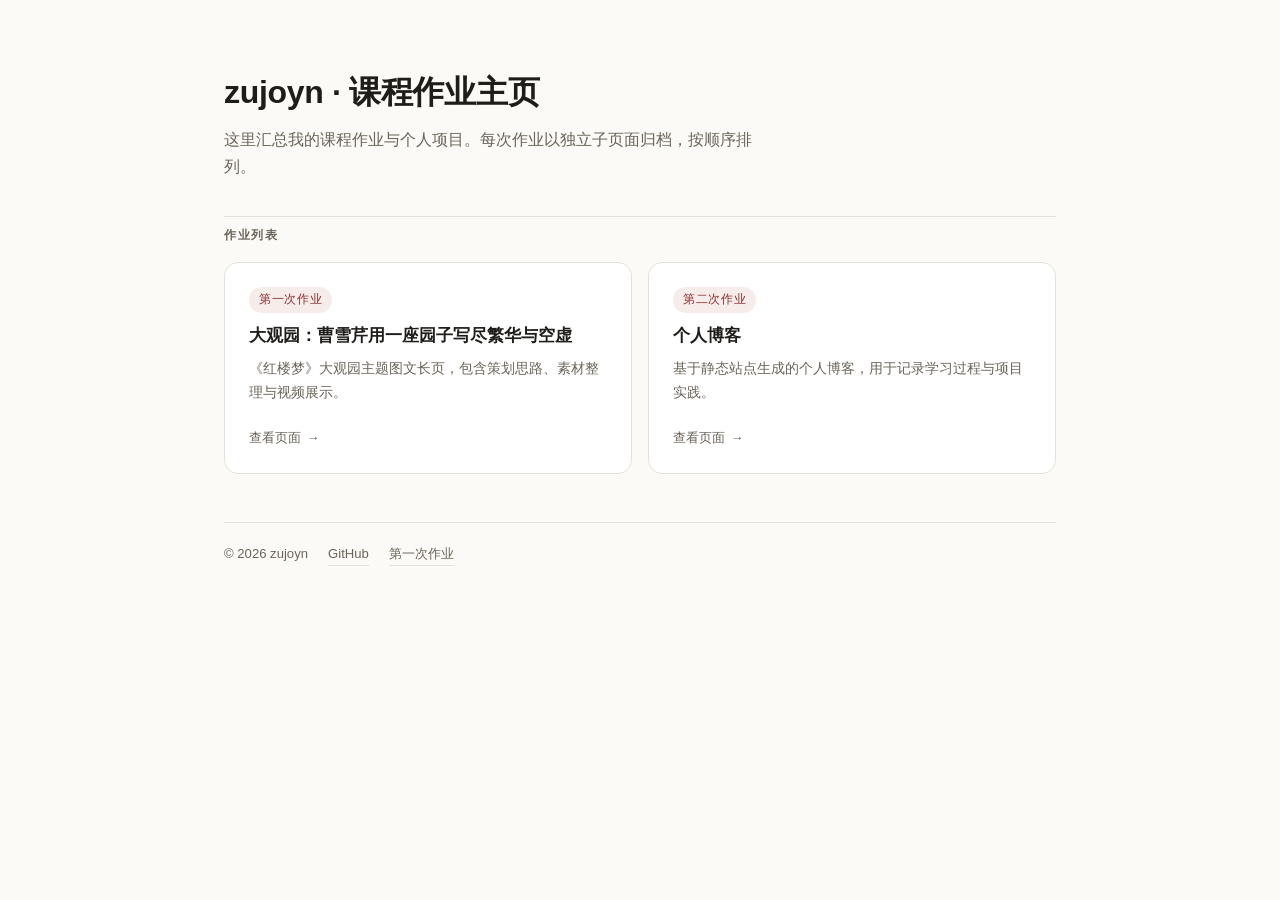
<file: index.html>
<!doctype html>
<html lang="zh-CN">
<head>
  <meta charset="utf-8">
  <meta name="viewport" content="width=device-width, initial-scale=1">
  <title>zujoyn · 课程作业主页</title>
  <meta name="description" content="zujoyn 的课程作业与个人项目汇总。">
  <style>
    :root{
      --bg:#fbfaf7; --card:#ffffff; --ink:#1f1d1a; --sub:#6b6459;
      --line:#e6e1d8; --accent:#8c2f2f; --accent-soft:#f6ece9;
    }
    *{box-sizing:border-box}
    html{-webkit-text-size-adjust:100%}
    body{
      margin:0; background:var(--bg); color:var(--ink);
      font-family:-apple-system,BlinkMacSystemFont,"Segoe UI","PingFang SC","Microsoft YaHei",sans-serif;
      line-height:1.7;
    }
    .wrap{max-width:880px; margin:0 auto; padding:72px 24px 56px}
    header h1{
      margin:0 0 12px; font-size:2rem; letter-spacing:-.01em; line-height:1.3;
    }
    header .lead{margin:0; color:var(--sub); font-size:1rem; max-width:34em}
    .rule{height:1px; background:var(--line); margin:36px 0 8px; border:0}
    h2.section{
      font-size:.78rem; letter-spacing:.14em; text-transform:uppercase;
      color:var(--sub); font-weight:600; margin:0 0 16px;
    }
    .grid{display:grid; gap:16px; grid-template-columns:repeat(2,minmax(0,1fr))}
    .card{
      display:flex; flex-direction:column; gap:8px;
      background:var(--card); border:1px solid var(--line); border-radius:14px;
      padding:24px; text-decoration:none; color:inherit;
      transition:border-color .18s ease, transform .18s ease, box-shadow .18s ease;
    }
    a.card:hover{border-color:#cfc7ba; transform:translateY(-2px); box-shadow:0 8px 24px rgba(31,29,26,.06)}
    .card .tag{
      align-self:flex-start; font-size:.72rem; letter-spacing:.06em;
      color:var(--accent); background:var(--accent-soft);
      border-radius:999px; padding:3px 10px;
    }
    .card h3{margin:2px 0 0; font-size:1.05rem; line-height:1.5}
    .card p{margin:0; color:var(--sub); font-size:.9rem}
    .card .meta{margin-top:auto; padding-top:14px; font-size:.8rem; color:var(--sub); display:flex; align-items:center; gap:6px}
    .card .meta .arrow{transition:transform .18s ease}
    a.card:hover .meta .arrow{transform:translateX(3px)}
    footer{margin-top:48px; padding-top:20px; border-top:1px solid var(--line); font-size:.82rem; color:var(--sub); display:flex; flex-wrap:wrap; gap:8px 20px}
    footer a{color:var(--sub); text-decoration:none; border-bottom:1px solid var(--line)}
    footer a:hover{color:var(--accent); border-bottom-color:var(--accent)}
    @media (max-width:640px){
      .wrap{padding:44px 20px 40px}
      header h1{font-size:1.55rem}
      .grid{grid-template-columns:1fr}
    }
  </style>
</head>
<body>
  <div class="wrap">
    <header>
      <h1>zujoyn · 课程作业主页</h1>
      <p class="lead">这里汇总我的课程作业与个人项目。每次作业以独立子页面归档，按顺序排列。</p>
    </header>

    <hr class="rule">
    <h2 class="section">作业列表</h2>

    <div class="grid">
      <a class="card" href="/assignment1/">
        <span class="tag">第一次作业</span>
        <h3>大观园：曹雪芹用一座园子写尽繁华与空虚</h3>
        <p>《红楼梦》大观园主题图文长页，包含策划思路、素材整理与视频展示。</p>
        <span class="meta">查看页面 <span class="arrow">→</span></span>
      </a>

      <a class="card" href="/assignment2/">
        <span class="tag">第二次作业</span>
        <h3>个人博客</h3>
        <p>基于静态站点生成的个人博客，用于记录学习过程与项目实践。</p>
        <span class="meta">查看页面 <span class="arrow">→</span></span>
      </a>
    </div>

    <footer>
      <span>© 2026 zujoyn</span>
      <a href="https://github.com/zujoyn" target="_blank" rel="noopener">GitHub</a>
      <a href="/assignment1/">第一次作业</a>
    </footer>
  </div>
</body>
</html>
</file>
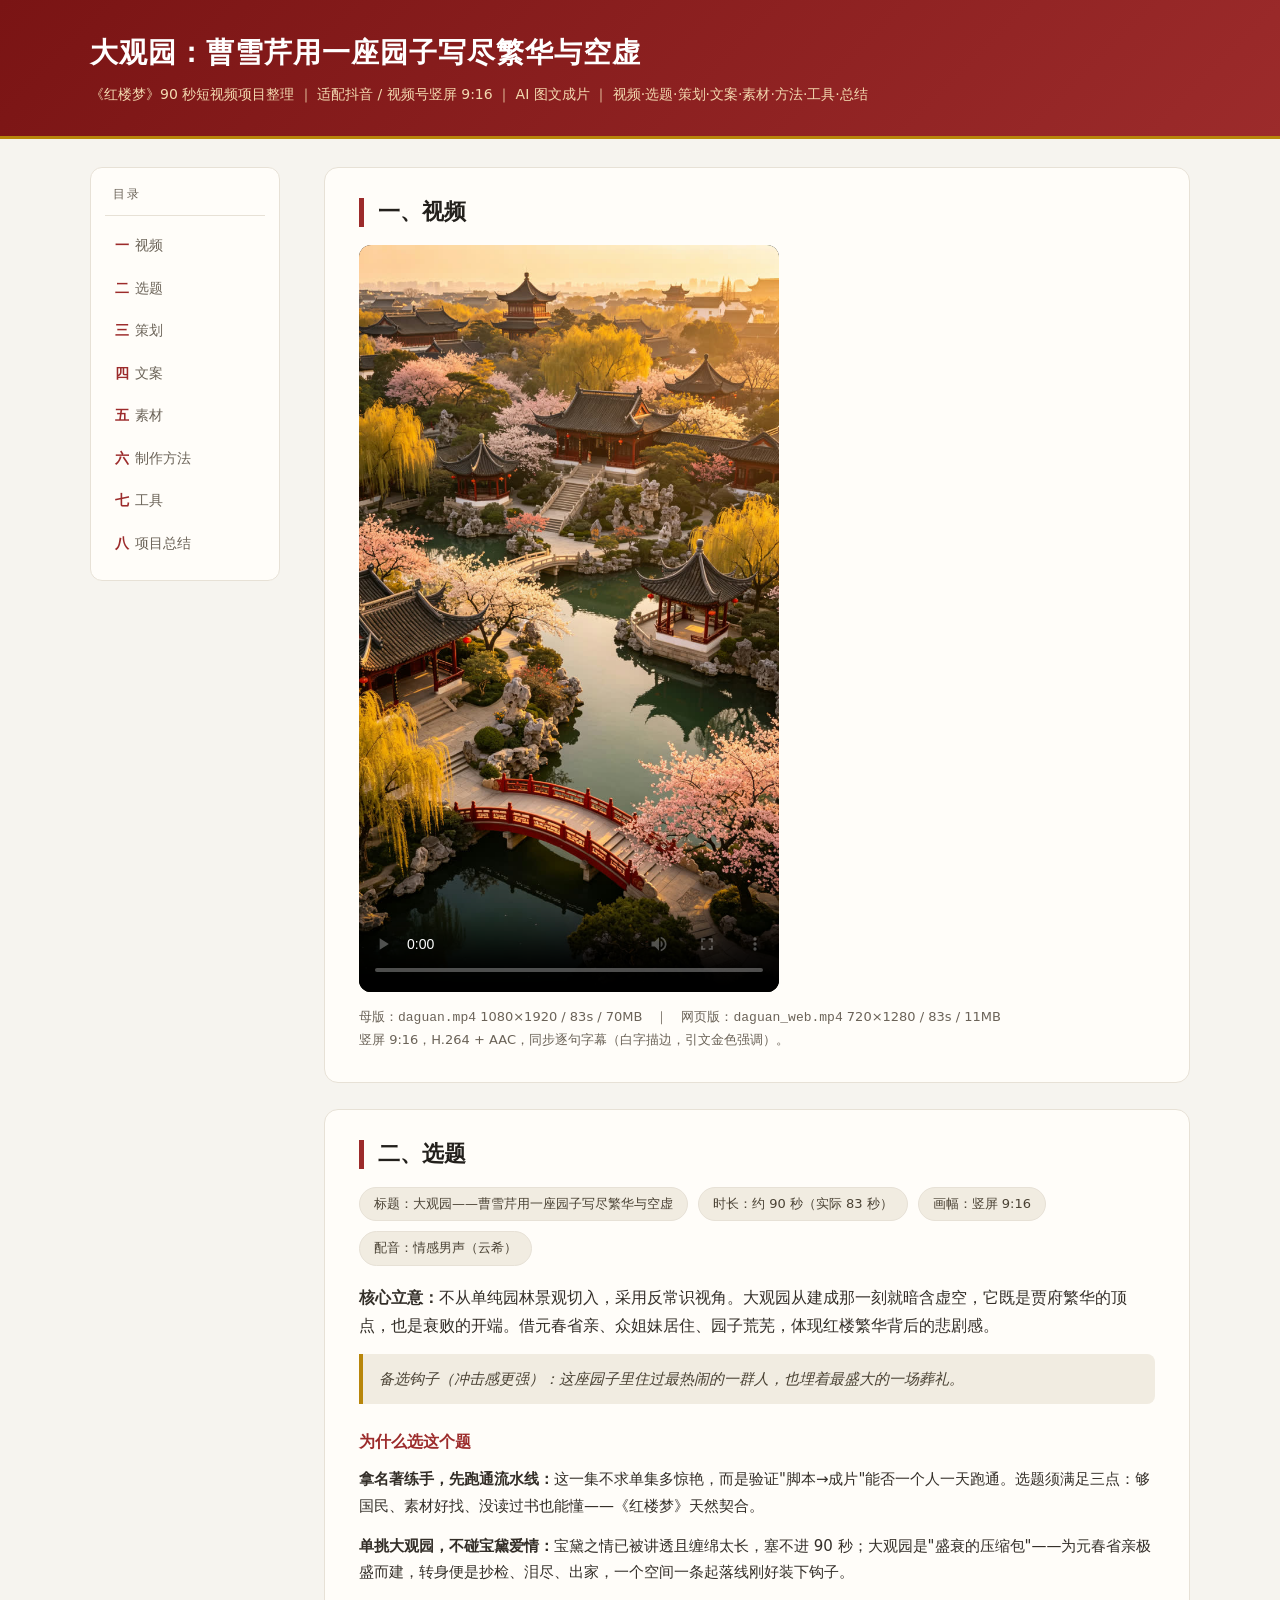
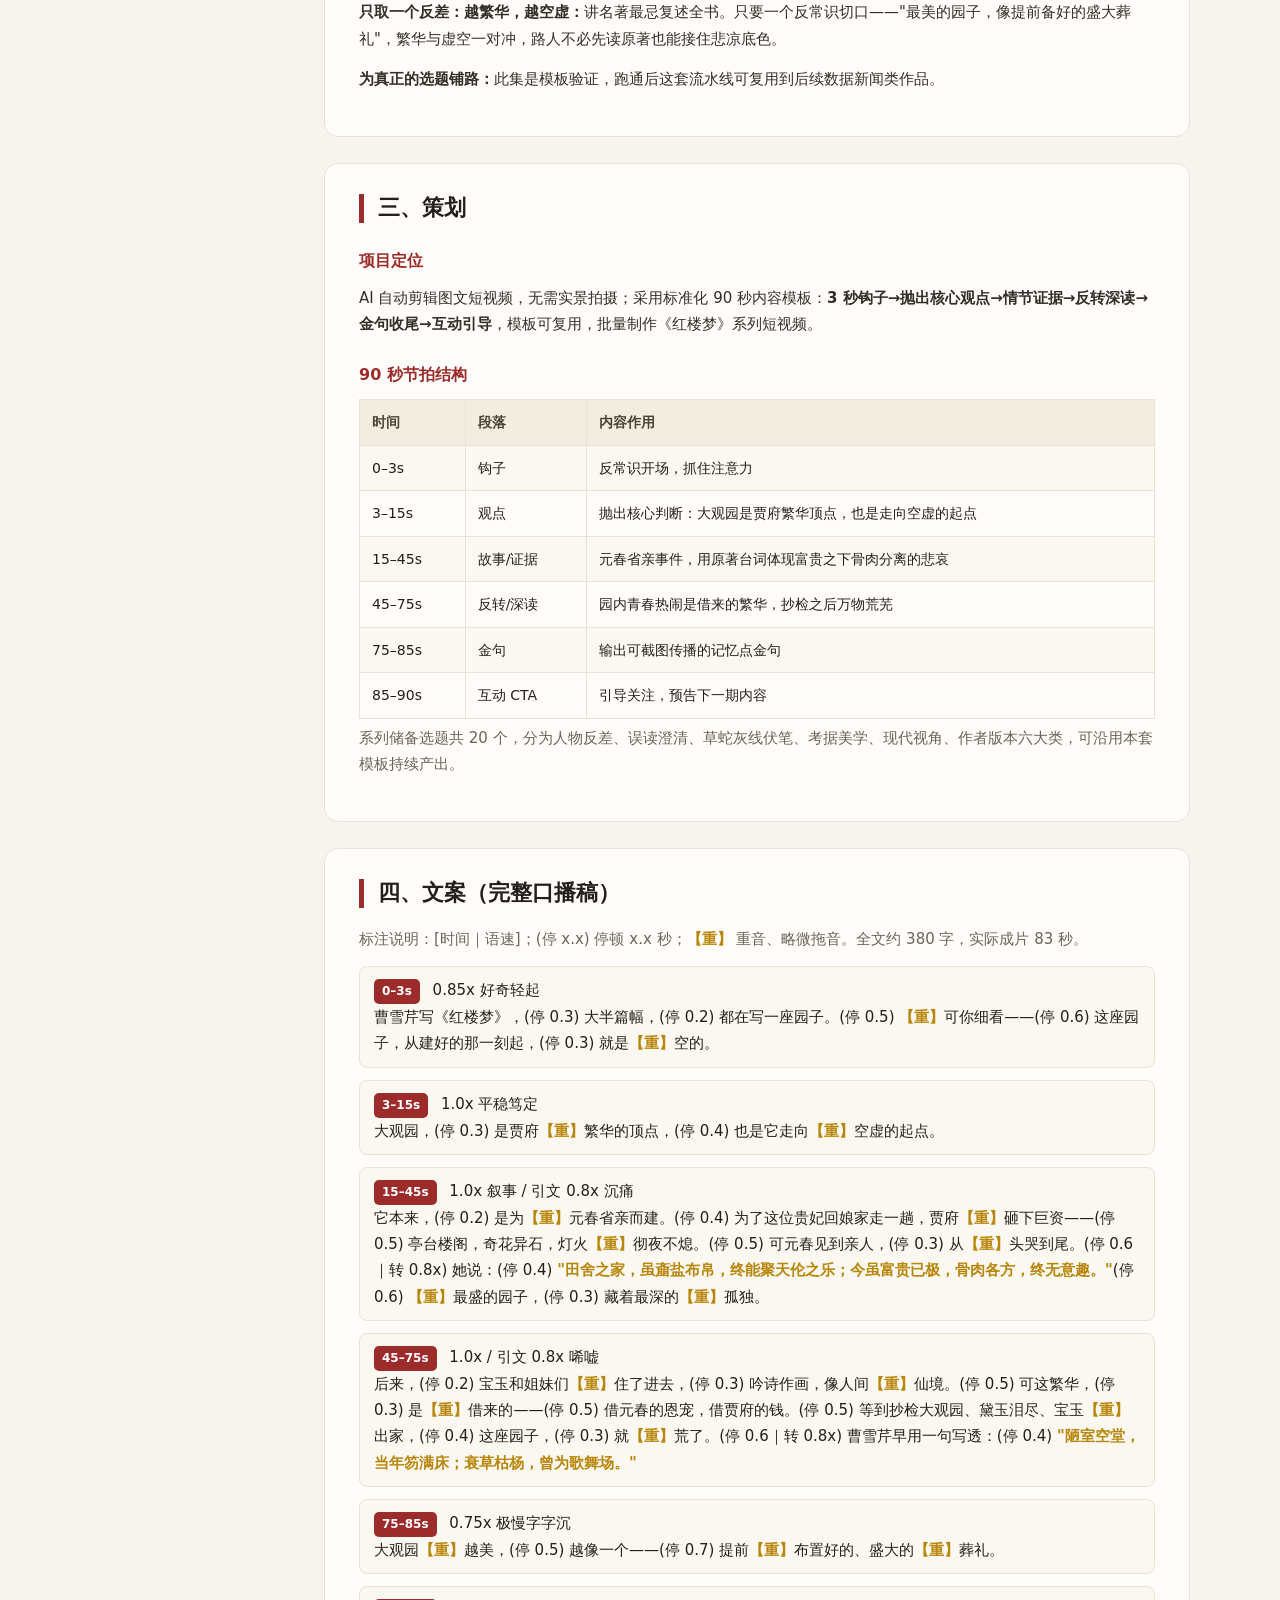
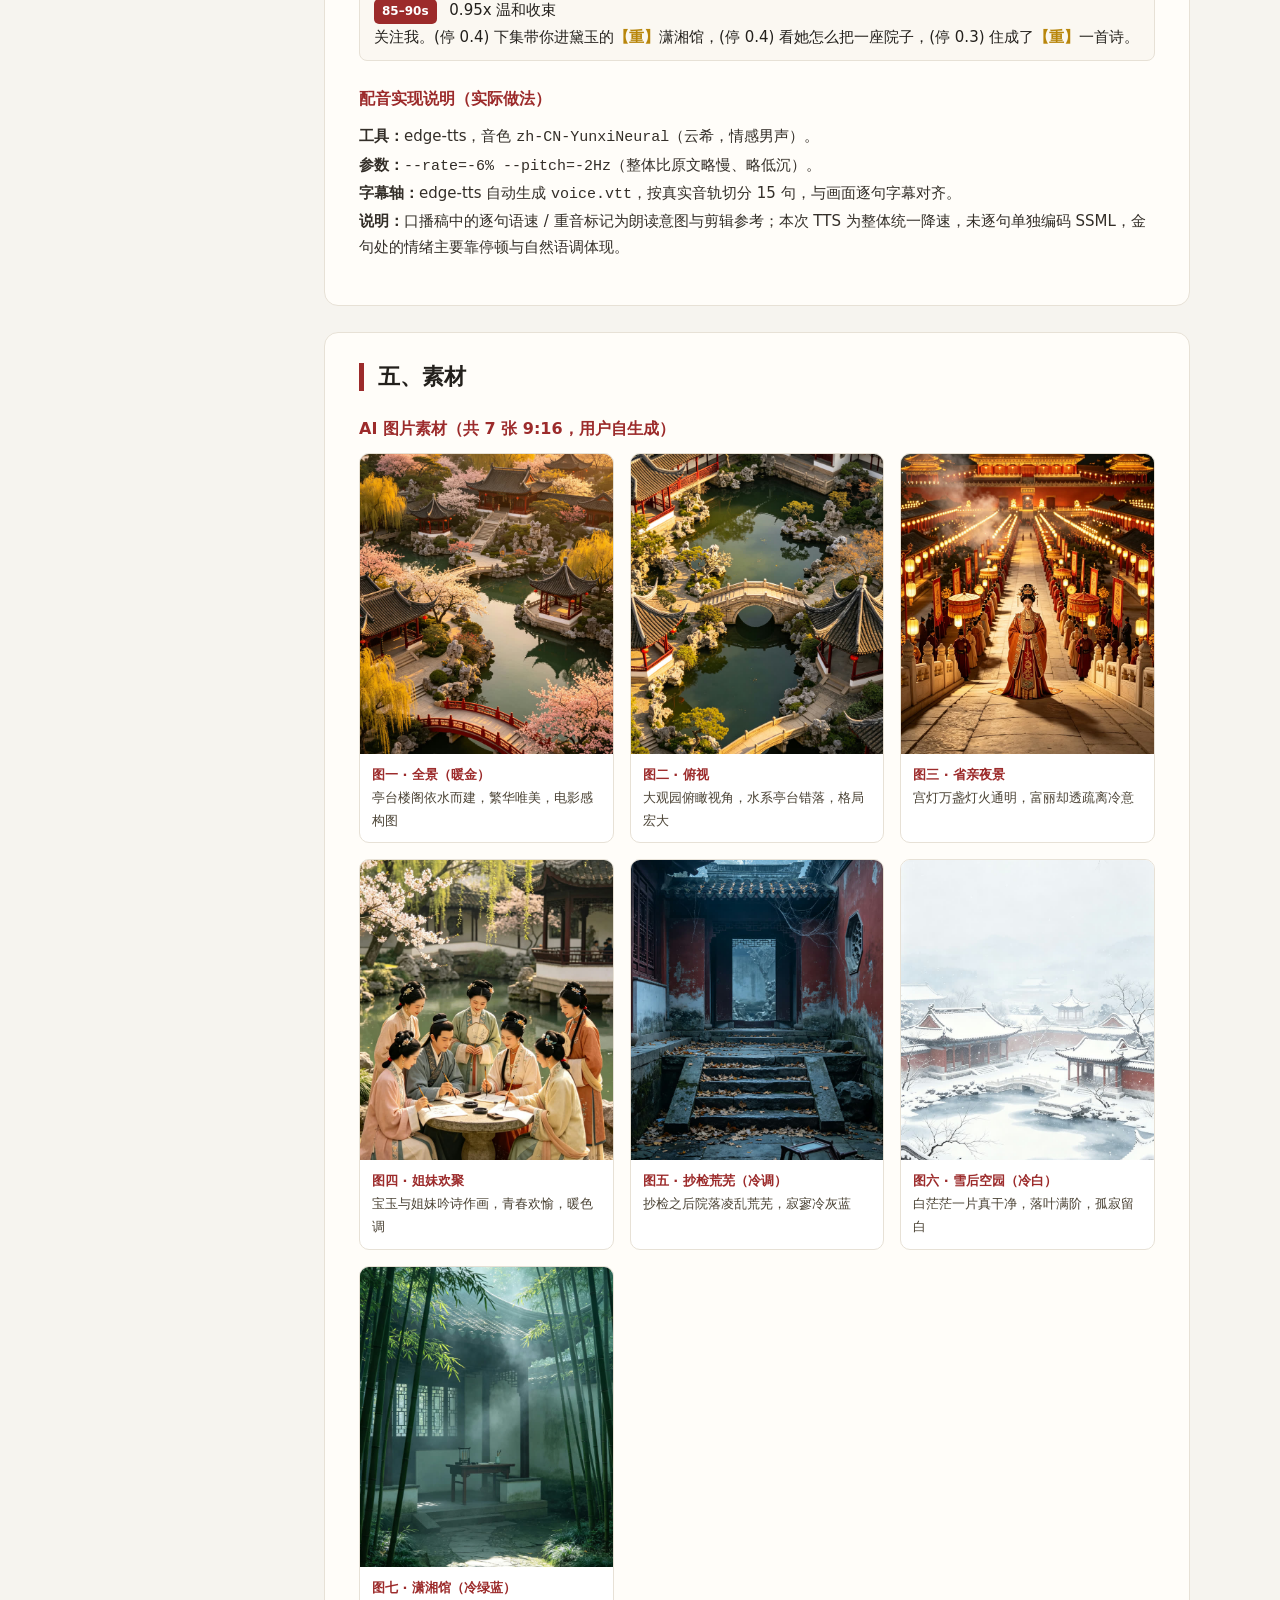
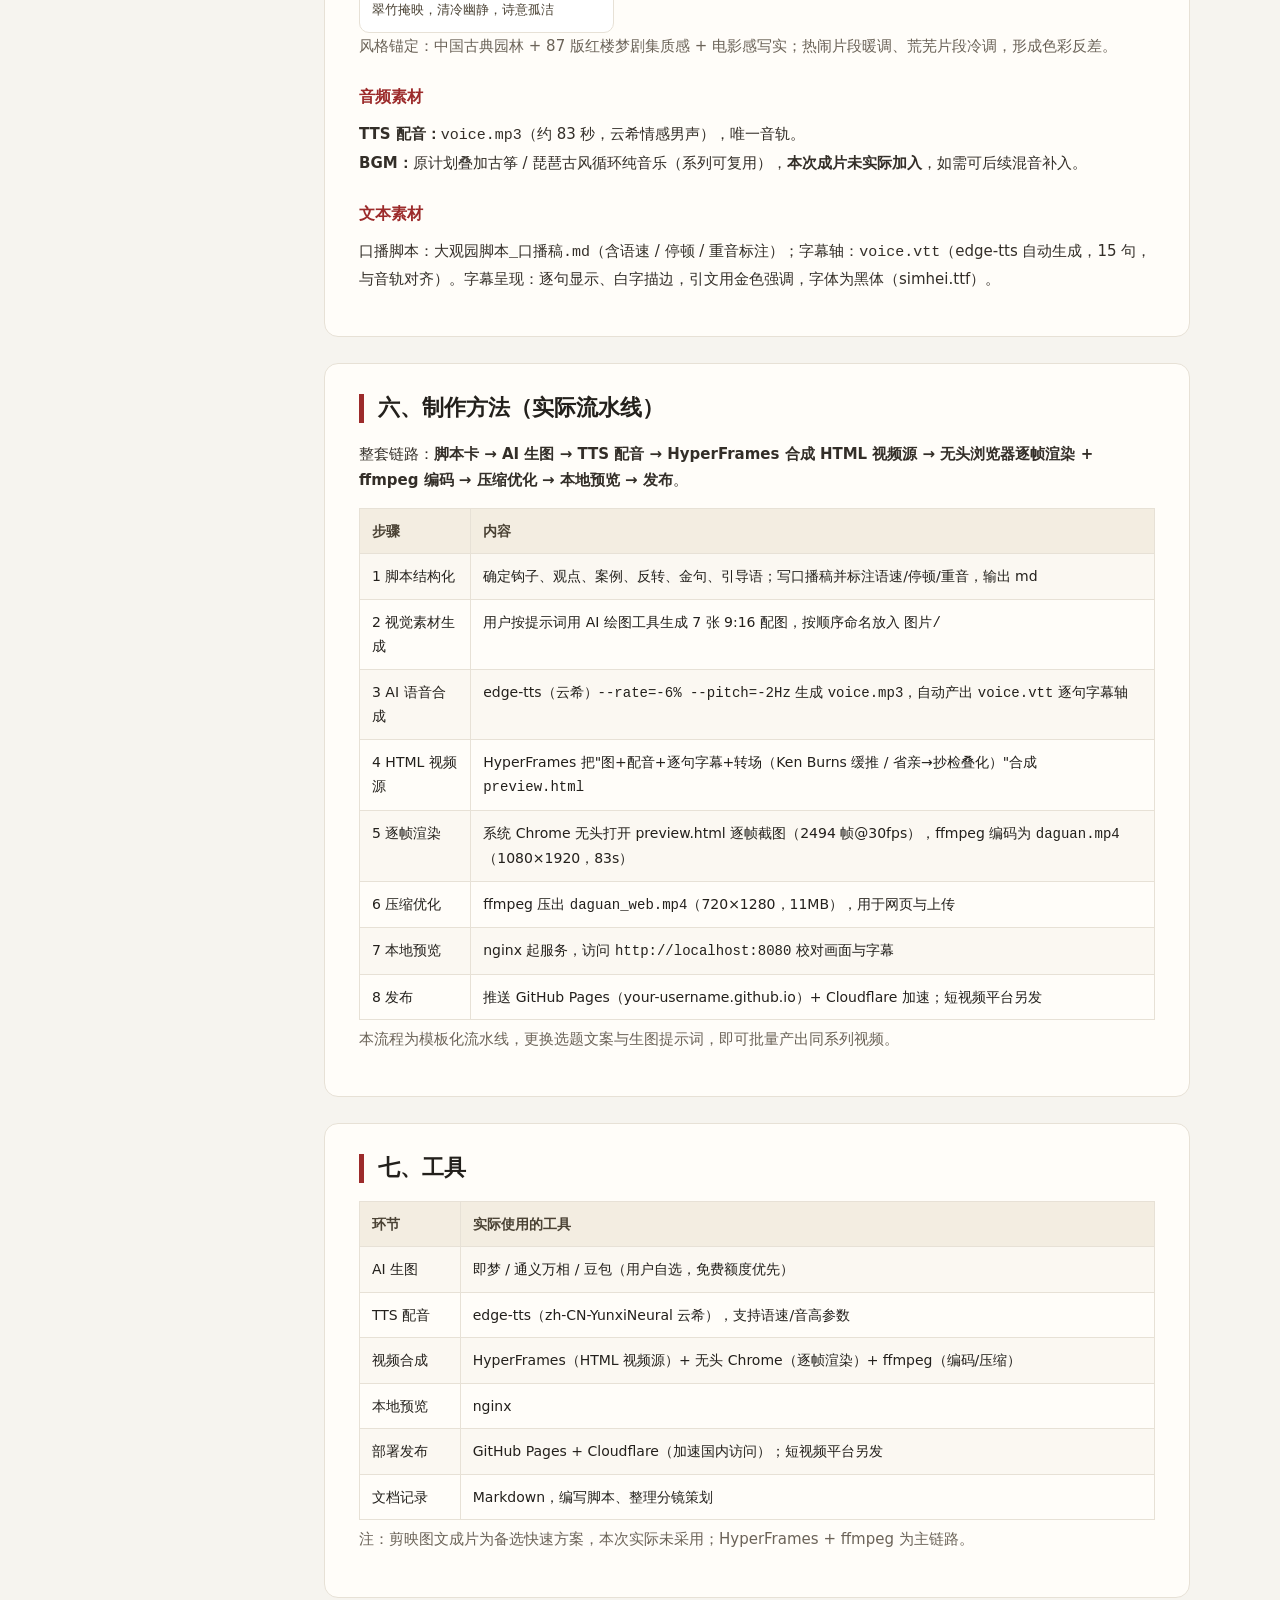
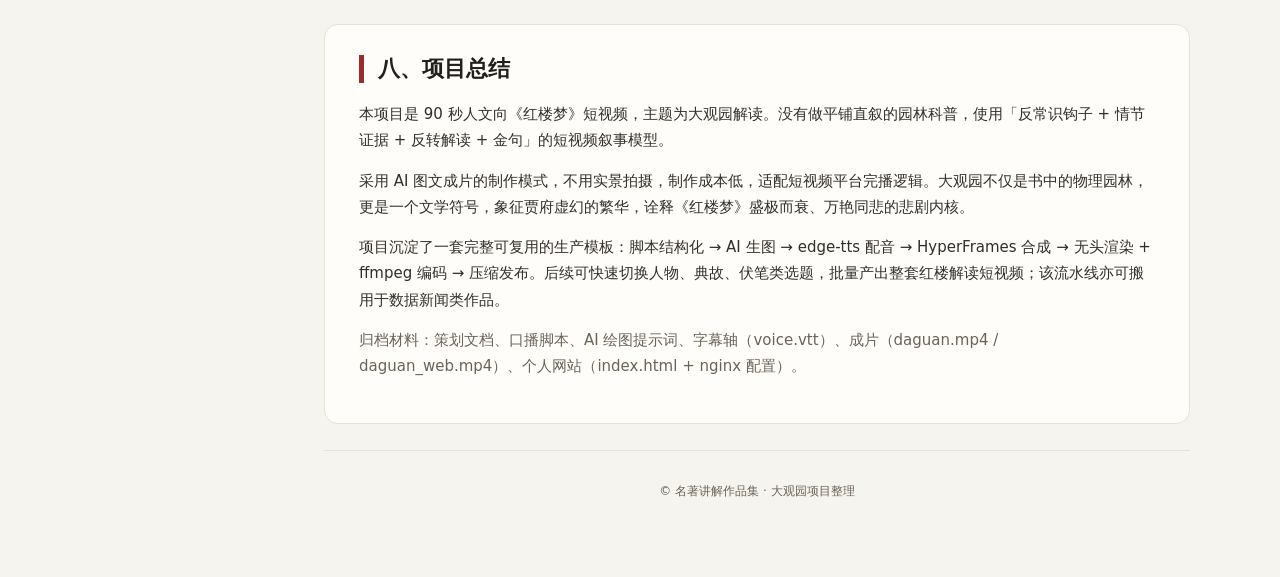
<file: assignment1/index.html>
<!doctype html>
<html lang="zh" data-page-node-id="0gMycEPl22uMqRxDw3cLgp">
<head data-page-node-id="KHSpW5iimHK4dVeKfGJPL6">
  <meta charset="utf-8" data-page-node-id="VtojGVkjkoxAkwWExsc8HH">
  <meta name="viewport" content="width=device-width,initial-scale=1" data-page-node-id="hKyPvRAbJWEVieepEIoC1h">
  <title>大观园：曹雪芹用一座园子写尽繁华与空虚</title>
  <style>
    :root{
      --bg:#f6f4ef; --card:#fffdf9; --ink:#23201c; --sub:#6b6358;
      --line:#e7e1d6; --accent:#9c2b2b; --gold:#b8860b; --chip:#f1ece1;
    }
    *{box-sizing:border-box}
    html{scroll-behavior:smooth}
    body{margin:0;background:var(--bg);color:var(--ink);
      font-family:system-ui,-apple-system,"Microsoft YaHei","PingFang SC",sans-serif;
      line-height:1.75;font-size:15px}
    a{color:inherit;text-decoration:none}

    /* 顶栏 */
    .top{background:linear-gradient(135deg,#7a1414,#9c2b2b);color:#fff;
      padding:34px 0 30px;border-bottom:3px solid var(--gold)}
    .top .box{max-width:1180px;margin:0 auto;padding:0 40px}
    .top h1{margin:0;font-size:28px;letter-spacing:1px;line-height:1.35}
    .top .sub{margin:10px 0 0;color:#f3d9b0;font-size:14px}

    /* 主体 */
    .layout{max-width:1180px;margin:0 auto;padding:0 40px 80px;
      display:flex;gap:44px;align-items:flex-start}

    /* 左侧固定导航 */
    nav{position:sticky;top:24px;flex:0 0 190px;align-self:flex-start;
      background:var(--card);border:1px solid var(--line);border-radius:12px;
      padding:16px 14px;margin-top:28px}
    nav .navtitle{font-size:12px;color:var(--sub);padding:0 8px 10px;
      border-bottom:1px solid var(--line);margin-bottom:8px;letter-spacing:2px}
    nav a{display:block;padding:9px 10px;border-radius:8px;color:var(--sub);
      font-size:14px;transition:.15s}
    nav a:hover{background:var(--chip);color:var(--ink)}
    nav a .n{display:inline-block;width:20px;color:var(--accent);font-weight:700}

    /* 右侧内容 */
    main{flex:1;min-width:0;margin-top:28px}
    section{background:var(--card);border:1px solid var(--line);border-radius:14px;
      padding:30px 34px;margin-bottom:26px;scroll-margin-top:20px}
    section h2{margin:0 0 18px;font-size:22px;padding-left:14px;
      border-left:5px solid var(--accent);line-height:1.3}
    section h3{font-size:16px;margin:24px 0 10px;color:var(--accent)}
    p{margin:0 0 14px;color:#332e28}
    .muted{color:var(--sub)}
    .lead{font-size:16px}
    .hook{background:var(--chip);border-left:4px solid var(--gold);
      padding:12px 16px;border-radius:0 8px 8px 0;color:#4a4234;font-style:italic}

    /* 信息行 */
    .meta{display:flex;flex-wrap:wrap;gap:10px;margin:6px 0 18px}
    .meta .chip{background:var(--chip);border:1px solid var(--line);
      border-radius:20px;padding:5px 14px;font-size:13px;color:#4a4234}

    /* 表格 */
    table{width:100%;border-collapse:collapse;margin:8px 0 6px;font-size:14px}
    th,td{border:1px solid var(--line);padding:10px 12px;text-align:left;vertical-align:top}
    th{background:#f3ede1;color:#4a4234;font-weight:600}
    tr:nth-child(even) td{background:#fbf8f2}

    /* 口播稿 */
    .line{margin:0 0 12px;padding:10px 14px;background:#fbf8f2;
      border:1px solid var(--line);border-radius:8px}
    .line .t{display:inline-block;font-size:12px;color:#fff;background:var(--accent);
      border-radius:5px;padding:2px 8px;margin-right:8px;font-weight:600}
    .line .sp{font-size:12px;color:var(--gold);margin-left:6px}
    .em{color:var(--gold);font-weight:700}

    /* 图片网格 */
    .grid{display:grid;grid-template-columns:repeat(3,1fr);gap:16px;margin-top:10px}
    .grid figure{margin:0;background:#fff;border:1px solid var(--line);
      border-radius:10px;overflow:hidden}
    .grid img{width:100%;height:300px;object-fit:cover;display:block}
    .grid figcaption{padding:10px 12px;font-size:13px;color:#4a4234}
    .grid figcaption b{color:var(--accent)}

    /* 视频 */
    .player{background:#000;border-radius:12px;overflow:hidden;max-width:420px}
    .player video{width:100%;display:block}
    .specs{margin-top:14px;color:var(--sub);font-size:13px}

    footer{text-align:center;color:var(--sub);font-size:12px;
      padding:30px 0 10px;border-top:1px solid var(--line);margin-top:10px}

    @media(max-width:900px){
      .layout{flex-direction:column;padding:0 18px 60px}
      nav{position:static;flex:none;width:100%;margin-top:20px}
      .grid{grid-template-columns:repeat(2,1fr)}
      .top .box,.layout{padding-left:18px;padding-right:18px}
    }
    @media(max-width:560px){.grid{grid-template-columns:1fr}}
  </style>
</head>
<body data-page-node-id="8COjeQtvG66gVaw2eVfYqE">
  <div class="top" data-page-node-id="XF53yRahsEXB33FzEyhvrF">
    <div class="box" data-page-node-id="xOdSWzHcllwZ5HzgGKLzu2">
      <h1 data-page-node-id="NT1y7Eiyjsw1QbQ4rbyaJR">大观园：曹雪芹用一座园子写尽繁华与空虚</h1>
      <p class="sub" data-page-node-id="iy7TVjR6O9oml1F3cVBBlE">《红楼梦》90 秒短视频项目整理 ｜ 适配抖音 / 视频号竖屏 9:16 ｜ AI 图文成片 ｜ 视频·选题·策划·文案·素材·方法·工具·总结</p>
    </div>
  </div>

  <div class="layout" data-page-node-id="gPXf93bKAvqqPjWk3eeyLg">
    <!-- 左侧固定导航 -->
    <nav data-page-node-id="V3b78wulqkdMqVpENM6HiF">
      <div class="navtitle" data-page-node-id="FvnSgMtX0OZO6jER1087TZ">目录</div>
      <a href="#shipin" data-page-node-id="ltAyOqfrm46xUleQcEpo7s"><span class="n" data-page-node-id="dN6Z62tShNBCpn2iAayEFn">一</span>视频</a>
      <a href="#xuan" data-page-node-id="phfPtDCDPdytHqV8TinOEE"><span class="n" data-page-node-id="0ejKa7ALZeRE5JH6X1P2ET">二</span>选题</a>
      <a href="#cehua" data-page-node-id="VJ9HONyUZN9lV7mMlLnn8G"><span class="n" data-page-node-id="EIXatJtlyZvqp2XVb0zzee">三</span>策划</a>
      <a href="#wenan" data-page-node-id="FyOfWNjvSicbEFFzKXlw8I"><span class="n" data-page-node-id="PqthArzpEf7wsYhaQKzhKc">四</span>文案</a>
      <a href="#sucai" data-page-node-id="FWMjet2CXlEhrMFn7Sow54"><span class="n" data-page-node-id="bDjU3tERKSz5AujKv3EVP7">五</span>素材</a>
      <a href="#fangfa" data-page-node-id="qpt7W8xeMPAlQNR1f7j7bk"><span class="n" data-page-node-id="dmdn1ORu3us67YBo78pxVi">六</span>制作方法</a>
      <a href="#gongju" data-page-node-id="X284yAcgtYLuSAYBxEBpfW"><span class="n" data-page-node-id="Ynfz9N8BLwrVWhGDBIu39e">七</span>工具</a>
      <a href="#zongjie" data-page-node-id="IcV61jntYvb0yXe3Fso3yh"><span class="n" data-page-node-id="Vu6027qO9RE6ls2CGi6D9c">八</span>项目总结</a>
    </nav>

    <!-- 右侧内容 -->
    <main data-page-node-id="31kUTQD8HLqngM3meLGMq2">
      <!-- 一、视频（置顶） -->
      <section id="shipin" data-page-node-id="SwM9RLmPE92fswyJ8L69N8">
        <h2 data-page-node-id="3EMAhX5XbCLYx8V0zdBefS">一、视频</h2>
        <div class="player" data-page-node-id="v8NHbLxFrZaAdaMPRSs1Ns">
          <video src="daguan_web.mp4" controls poster="图一.jpg" data-page-node-id="VKmJksTiFdK2uqWv9sZyEX"></video>
        </div>
        <div class="specs" data-page-node-id="0UXPfEOGMLgqiJ2gsMzpBE">
          母版：<code data-page-node-id="1hdkQNii1lKLGxxf0nv2CX">daguan.mp4</code> 1080×1920 / 83s / 70MB　｜　网页版：<code data-page-node-id="7aBw9IavVwIj3GwXCrcmw0">daguan_web.mp4</code> 720×1280 / 83s / 11MB<br data-page-node-id="C3TGl68ucCnPAaavi0nKAF">
          竖屏 9:16，H.264 + AAC，同步逐句字幕（白字描边，引文金色强调）。
        </div>
      </section>

      <!-- 二、选题 -->
      <section id="xuan" data-page-node-id="slXj4ROxMMbtpWF8VoifXX">
        <h2 data-page-node-id="FMbEQtKAwM4C7EVo5E29QH">二、选题</h2>
        <div class="meta" data-page-node-id="JgqPr78LBcVHIMmXGpvh81">
          <span class="chip" data-page-node-id="TuOToQHC2WkjErhiyHM78H">标题：大观园——曹雪芹用一座园子写尽繁华与空虚</span>
          <span class="chip" data-page-node-id="LtJraCF07EUv546FWMmFi8">时长：约 90 秒（实际 83 秒）</span>
          <span class="chip" data-page-node-id="a4cqXSvBGbSAUSkw3PcfFe">画幅：竖屏 9:16</span>
          <span class="chip" data-page-node-id="6xS6ZePUPzh2As8d2SLGo2">配音：情感男声（云希）</span>
        </div>
        <p class="lead" data-page-node-id="QRxAtCyLAOyUjaC5PWdHIa"><b data-page-node-id="hiGqpd3plu1Qr6dfsgtpJe">核心立意：</b>不从单纯园林景观切入，采用反常识视角。大观园从建成那一刻就暗含虚空，它既是贾府繁华的顶点，也是衰败的开端。借元春省亲、众姐妹居住、园子荒芜，体现红楼繁华背后的悲剧感。</p>
        <div class="hook" data-page-node-id="b4b3SX2L2lQNMcE4B6tvNM">备选钩子（冲击感更强）：这座园子里住过最热闹的一群人，也埋着最盛大的一场葬礼。</div>

        <h3 data-page-node-id="avP7OUr4mwf6eb58vY96BP">为什么选这个题</h3>
        <p data-page-node-id="62Fuef0CSQumyGgW9isG6y"><b data-page-node-id="04F0buco6zLqfHhQaVoz07">拿名著练手，先跑通流水线：</b>这一集不求单集多惊艳，而是验证"脚本→成片"能否一个人一天跑通。选题须满足三点：够国民、素材好找、没读过书也能懂——《红楼梦》天然契合。</p>
        <p data-page-node-id="0I3ARIFIOR7ZjEGwwyhHZJ"><b data-page-node-id="PMtRztn58iUUfQAvxoxqLM">单挑大观园，不碰宝黛爱情：</b>宝黛之情已被讲透且缠绵太长，塞不进 90 秒；大观园是"盛衰的压缩包"——为元春省亲极盛而建，转身便是抄检、泪尽、出家，一个空间一条起落线刚好装下钩子。</p>
        <p data-page-node-id="S5xX03uNKk0WZ7x1MxPZxt"><b data-page-node-id="JsupPghd1A3dTGGG7xfv3G">只取一个反差：越繁华，越空虚：</b>讲名著最忌复述全书。只要一个反常识切口——"最美的园子，像提前备好的盛大葬礼"，繁华与虚空一对冲，路人不必先读原著也能接住悲凉底色。</p>
        <p data-page-node-id="uAlCBCZvZdrVBpfK0FpmTM"><b data-page-node-id="fhi6Ry1FIBKAbC6aLw7qLf">为真正的选题铺路：</b>此集是模板验证，跑通后这套流水线可复用到后续数据新闻类作品。</p>
      </section>

      <!-- 三、策划 -->
      <section id="cehua" data-page-node-id="kx76ARmm35YtiDLXs0bWfD">
        <h2 data-page-node-id="MddLmO9jvSMK7F2awTauOr">三、策划</h2>
        <h3 data-page-node-id="xlU0TAEkuHKelikPsG4rFB">项目定位</h3>
        <p data-page-node-id="brvaDOHvWG1bQwEwLDdz4P">AI 自动剪辑图文短视频，无需实景拍摄；采用标准化 90 秒内容模板：<b data-page-node-id="A0PLiaNhVxjB9CAO6MkGha">3 秒钩子→抛出核心观点→情节证据→反转深读→金句收尾→互动引导</b>，模板可复用，批量制作《红楼梦》系列短视频。</p>
        <h3 data-page-node-id="O5MIpDsqPCda9eP0Qie4qr">90 秒节拍结构</h3>
        <table data-page-node-id="o5FnbPSXbztilCtVbIsN0K">
          <tr data-page-node-id="b7rKnOl3jl4fAeZjlKH8Zy"><th data-page-node-id="HK5AXEiKiRDIGPhUNjFe0u">时间</th><th data-page-node-id="dbsE4FcQ4OsY4gxNfObDGW">段落</th><th data-page-node-id="EqvhnFuqPPnH55dEx8IYo4">内容作用</th></tr>
          <tr data-page-node-id="7YGCUpKYmXOxyoqyDbUdbX"><td data-page-node-id="uAgePNKMX6Nd6Av0t8lLRk">0–3s</td><td data-page-node-id="ZeT4AT7ZXBQC8aLWZM3oVT">钩子</td><td data-page-node-id="15duONNRLqGMYlcrl6D3Vm">反常识开场，抓住注意力</td></tr>
          <tr data-page-node-id="5C67G0of5mluSgp4300LPE"><td data-page-node-id="hQB0R0raObEEVtePyF02GR">3–15s</td><td data-page-node-id="qe56j3UBPHmtaeHaSpIe0R">观点</td><td data-page-node-id="SynemeOAGITqT68zwtaVvy">抛出核心判断：大观园是贾府繁华顶点，也是走向空虚的起点</td></tr>
          <tr data-page-node-id="5sGlooyI2vk4Z2mBQmG7HN"><td data-page-node-id="1YSAZI4OnRduwTDCeLgRdC">15–45s</td><td data-page-node-id="Fh0oIID5N3rkZvszLzNgVi">故事/证据</td><td data-page-node-id="Ta0vscGHontX0is1JOlq6U">元春省亲事件，用原著台词体现富贵之下骨肉分离的悲哀</td></tr>
          <tr data-page-node-id="xJcd7a3HGEmMalEjwnzL40"><td data-page-node-id="GgVgqgmCnYISCCkywzBuq9">45–75s</td><td data-page-node-id="HFLLqvBC2vWHbj15ByA6kw">反转/深读</td><td data-page-node-id="mqFsHPHF98kiTmU3gFsWQg">园内青春热闹是借来的繁华，抄检之后万物荒芜</td></tr>
          <tr data-page-node-id="4Rt3oZdBvdLfInd2prWRW3"><td data-page-node-id="wmcftYCESDcrSnm4olUkai">75–85s</td><td data-page-node-id="yMWAMDPf8zIFjVg6iMYnoy">金句</td><td data-page-node-id="HDHhGWibbZz7u8uvTB4qBG">输出可截图传播的记忆点金句</td></tr>
          <tr data-page-node-id="oOBzzkL6qNVQiXPniainON"><td data-page-node-id="TWZWnMREwdokmA2YcPWICC">85–90s</td><td data-page-node-id="F9p0Pa8efZALd4pvnDlZXE">互动 CTA</td><td data-page-node-id="4oYUErfJUT2aJVB7qafNSC">引导关注，预告下一期内容</td></tr>
        </table>
        <p class="muted" data-page-node-id="WeqEnnAMT6OpJEbYrQjLp3">系列储备选题共 20 个，分为人物反差、误读澄清、草蛇灰线伏笔、考据美学、现代视角、作者版本六大类，可沿用本套模板持续产出。</p>
      </section>

      <!-- 四、文案 -->
      <section id="wenan" data-page-node-id="vrXTx2IGKG20FZnxFw7rFu">
        <h2 data-page-node-id="qhj67FCiWbLsFikWiUmwSf">四、文案（完整口播稿）</h2>
        <p class="muted" data-page-node-id="t74wkYSYXWrZJAN8PT7AeD">标注说明：<span class="sp" data-page-node-id="IvE7j0HzixbogHgvnZtbUG">[时间｜语速]</span>；<span class="sp" data-page-node-id="0TezPVXcKxCQPT7Ya9DMen">(停 x.x)</span> 停顿 x.x 秒；<span class="em" data-page-node-id="J8tFm3MSwYPAh5q2NVALJc">【重】</span> 重音、略微拖音。全文约 380 字，实际成片 83 秒。</p>

        <div class="line" data-page-node-id="Gb305lR1mSj4gx2CEODxAC"><span class="t" data-page-node-id="RvUt1RwPeH2ZxluRtSVKDk">0–3s</span> 0.85x 好奇轻起<br data-page-node-id="xWPwQWf6xMQEw7u7ici9Hb">曹雪芹写《红楼梦》，(停 0.3) 大半篇幅，(停 0.2) 都在写一座园子。(停 0.5) <span class="em" data-page-node-id="ecHAhoqaASv06V9ioPF29y">【重】</span>可你细看——(停 0.6) 这座园子，从建好的那一刻起，(停 0.3) 就是<span class="em" data-page-node-id="lR2Bifx3h5B3FNimdMHd6X">【重】</span>空的。</div>
        <div class="line" data-page-node-id="Bbyte1poAXkfQkafP6nL9G"><span class="t" data-page-node-id="ZlJeMmrkyXeIRrG0x8SW5T">3–15s</span> 1.0x 平稳笃定<br data-page-node-id="Cp3nG9ViyLcWVSifdeJTAr">大观园，(停 0.3) 是贾府<span class="em" data-page-node-id="ftvzqZsgQDOjfTgo5r7cBc">【重】</span>繁华的顶点，(停 0.4) 也是它走向<span class="em" data-page-node-id="gKdVlbC1rgDItOstKxffMQ">【重】</span>空虚的起点。</div>
        <div class="line" data-page-node-id="WUz17zwGOJ4auIe92hQ0VF"><span class="t" data-page-node-id="IHjojox1KZkNPjLboqMnHa">15–45s</span> 1.0x 叙事 / 引文 0.8x 沉痛<br data-page-node-id="hUqZXB6PmXKDBYqtBzDRIr">它本来，(停 0.2) 是为<span class="em" data-page-node-id="38dO2hBHxi7m3wFgZ33JQc">【重】</span>元春省亲而建。(停 0.4) 为了这位贵妃回娘家走一趟，贾府<span class="em" data-page-node-id="kEcgwdE4SmfB213HysaoMH">【重】</span>砸下巨资——(停 0.5) 亭台楼阁，奇花异石，灯火<span class="em" data-page-node-id="RqkLD0GbYmBur5ECIlcHBy">【重】</span>彻夜不熄。(停 0.5) 可元春见到亲人，(停 0.3) 从<span class="em" data-page-node-id="shc7fGcnHrjGHspM86ZiHy">【重】</span>头哭到尾。(停 0.6｜转 0.8x) 她说：(停 0.4) <span class="em" data-page-node-id="l6ez7j0N2KX5yeHpqp5YDE">"田舍之家，虽齑盐布帛，终能聚天伦之乐；今虽富贵已极，骨肉各方，终无意趣。"</span>(停 0.6) <span class="em" data-page-node-id="1ijvlj9YVmkIPhoDBIlZvL">【重】</span>最盛的园子，(停 0.3) 藏着最深的<span class="em" data-page-node-id="D2uezmg9f3leV1ijWgKwLn">【重】</span>孤独。</div>
        <div class="line" data-page-node-id="egFsQjFX15C6EgT5FVYMO3"><span class="t" data-page-node-id="u4fu9ldTFb6WG4kEHS8b2U">45–75s</span> 1.0x / 引文 0.8x 唏嘘<br data-page-node-id="bSBPLGB6TBxwfQRXgEbxWg">后来，(停 0.2) 宝玉和姐妹们<span class="em" data-page-node-id="UNO1wD1T8dQSdTYpI6TN4p">【重】</span>住了进去，(停 0.3) 吟诗作画，像人间<span class="em" data-page-node-id="Ea7ndPlFttAXYyVggv8TKd">【重】</span>仙境。(停 0.5) 可这繁华，(停 0.3) 是<span class="em" data-page-node-id="Rzb5CTI1mX0JoDToi7B5h5">【重】</span>借来的——(停 0.5) 借元春的恩宠，借贾府的钱。(停 0.5) 等到抄检大观园、黛玉泪尽、宝玉<span class="em" data-page-node-id="BZ5qlcvjIxLxBfXShnHbJL">【重】</span>出家，(停 0.4) 这座园子，(停 0.3) 就<span class="em" data-page-node-id="xcdKrWoU26lz1lLRhUDJmQ">【重】</span>荒了。(停 0.6｜转 0.8x) 曹雪芹早用一句写透：(停 0.4) <span class="em" data-page-node-id="aU7Br2ofpXJKGEUkaVBUtA">"陋室空堂，当年笏满床；衰草枯杨，曾为歌舞场。"</span></div>
        <div class="line" data-page-node-id="nxQJMJY5oS357uXPyccIq4"><span class="t" data-page-node-id="EhmNdFgHcPj8kC3PfQUfo0">75–85s</span> 0.75x 极慢字字沉<br data-page-node-id="B3SnDBhaIPmclrj9YBCNfv">大观园<span class="em" data-page-node-id="WB2lj8aRVzq7P8i8pRtVKJ">【重】</span>越美，(停 0.5) 越像一个——(停 0.7) 提前<span class="em" data-page-node-id="VjOoSrrkCJaiFR6SdM3n28">【重】</span>布置好的、盛大的<span class="em" data-page-node-id="W7npVLclLD6WV7iBg85ALa">【重】</span>葬礼。</div>
        <div class="line" data-page-node-id="8iaGU6tiqk8S01X9DNX1H4"><span class="t" data-page-node-id="oKTXQdVPCgDFvPlclpo9eC">85–90s</span> 0.95x 温和收束<br data-page-node-id="ffnTgHGwxqgiV6VSA5yHQH">关注我。(停 0.4) 下集带你进黛玉的<span class="em" data-page-node-id="O7lAgHVEOtEgBzxvSNLAkU">【重】</span>潇湘馆，(停 0.4) 看她怎么把一座院子，(停 0.3) 住成了<span class="em" data-page-node-id="iVAX1HTTJoaLnWIerYHzKK">【重】</span>一首诗。</div>

        <h3 data-page-node-id="D63DiZrkP7kl3yMKp3YASx">配音实现说明（实际做法）</h3>
        <p data-page-node-id="Itm9JGu7S7dBgilC3LwcRG"><b data-page-node-id="J1YRwwIinTEDDtnUUtna9u">工具：</b>edge-tts，音色 <code data-page-node-id="VomAMwABOzZUcCr5zOp5Hk">zh-CN-YunxiNeural</code>（云希，情感男声）。<br data-page-node-id="WaCDMtiecxU7x2qSIrWsRo">
        <b data-page-node-id="zMme3Z76HzRs5elUcabxEw">参数：</b><code data-page-node-id="v6j0THfcFV7XhKR95FRo8u">--rate=-6% --pitch=-2Hz</code>（整体比原文略慢、略低沉）。<br data-page-node-id="hexXQtexwEqGCpM5w4C4Bp">
        <b data-page-node-id="aQWdloJWaIapjNa6dBZYHl">字幕轴：</b>edge-tts 自动生成 <code data-page-node-id="JRFtm2xX0C7BIGYxwFNkgY">voice.vtt</code>，按真实音轨切分 15 句，与画面逐句字幕对齐。<br data-page-node-id="0kcn3P8RzgOLwMNncmRBBA">
        <b data-page-node-id="jvk2nFPStRalnyrvL5QeJx">说明：</b>口播稿中的逐句语速 / 重音标记为朗读意图与剪辑参考；本次 TTS 为整体统一降速，未逐句单独编码 SSML，金句处的情绪主要靠停顿与自然语调体现。</p>
      </section>

      <!-- 五、素材 -->
      <section id="sucai" data-page-node-id="0dFFFYSAFc6wgnkMY34PCD">
        <h2 data-page-node-id="dLqfyRwd197VD8JktvlAHE">五、素材</h2>
        <h3 data-page-node-id="RjoREKeU3pHUhviIEZAshr">AI 图片素材（共 7 张 9:16，用户自生成）</h3>
        <div class="grid" data-page-node-id="ITAEALQBHrisPH4MBEIsUe">
          <figure data-page-node-id="pVlz5TDBT9cE2dXkgXZZFA"><img src="图一.jpg" alt="大观园全景暖金" data-page-node-id="vd311Tu2LAjfgJrCpRO70z"><figcaption data-page-node-id="FjfojLiqAW8eDWAC8dzcI5"><b data-page-node-id="ZCTQpFhyHki9g3UfDPoiIl">图一 · 全景（暖金）</b><br data-page-node-id="OygUQGAsEogkToy6DLZnkr">亭台楼阁依水而建，繁华唯美，电影感构图</figcaption></figure>
          <figure data-page-node-id="A7yVpK3cFu9HgaSWoQnTWE"><img src="图二.jpg" alt="大观园俯视" data-page-node-id="Ami98ElteJ3cGaO5yGYETC"><figcaption data-page-node-id="3spT7FlC4Ciw38KDas8DEt"><b data-page-node-id="ZBTsb1N2ZBQC7XA3bjdfNu">图二 · 俯视</b><br data-page-node-id="yAR7VZtShkJ5qwa2NVyKFB">大观园俯瞰视角，水系亭台错落，格局宏大</figcaption></figure>
          <figure data-page-node-id="9y4OOdc1YtqAzjvljA7Z4S"><img src="图三.jpg" alt="元春省亲夜景" data-page-node-id="zIbGPsxFQkC1qZe42gtsEf"><figcaption data-page-node-id="GseDF4CH8zgyZtZg5ps28c"><b data-page-node-id="Uu58hS0HgfYnAhBRNXTbRQ">图三 · 省亲夜景</b><br data-page-node-id="i82xDWcC646Mb2tG93j4qr">宫灯万盏灯火通明，富丽却透疏离冷意</figcaption></figure>
          <figure data-page-node-id="bVJTGQlnhRFFtfco8eaaOr"><img src="图四.jpg" alt="姐妹欢聚" data-page-node-id="2oSGpyzVPdroYk9dZode0Y"><figcaption data-page-node-id="cHNcopbthrWi3G2hsOqnsE"><b data-page-node-id="FDN4F4PU2PpX4zgMJ3nupW">图四 · 姐妹欢聚</b><br data-page-node-id="AjfznoTkGw0DffSmsyHcGA">宝玉与姐妹吟诗作画，青春欢愉，暖色调</figcaption></figure>
          <figure data-page-node-id="xiKMqP2Od4ItZrNg4ion05"><img src="图五.jpg" alt="抄检荒芜" data-page-node-id="SI2UG1nKPqFHwe1rt5wco6"><figcaption data-page-node-id="QoBsFKz5yQxfTl51rNMofH"><b data-page-node-id="9LfUcqNurm2Ct1jTA0YxWU">图五 · 抄检荒芜（冷调）</b><br data-page-node-id="5UlnqCcu4cMYH4G9T9ZVlP">抄检之后院落凌乱荒芜，寂寥冷灰蓝</figcaption></figure>
          <figure data-page-node-id="9JtmvHzIuH2wQrKP9h3lnO"><img src="图六.jpg" alt="雪后空园" data-page-node-id="kdyHGF1Tph5wvPnjPlvy0q"><figcaption data-page-node-id="PY1vfOY0B8bMwKD2rzebpj"><b data-page-node-id="aimLVxyGKYAiJbfWiSI6I9">图六 · 雪后空园（冷白）</b><br data-page-node-id="PV65ppCCwAynjVMqiOFCrJ">白茫茫一片真干净，落叶满阶，孤寂留白</figcaption></figure>
          <figure data-page-node-id="ZGM5pouKHhAzGxhnAMziy5"><img src="图七.jpg" alt="潇湘馆" data-page-node-id="qV7NwEmE0IbhQGkopdqSIR"><figcaption data-page-node-id="GRLc6SUcPVbDiEo16LQzeJ"><b data-page-node-id="mDNmCc3eunDEGdQFBEYVtR">图七 · 潇湘馆（冷绿蓝）</b><br data-page-node-id="nhmHmlxhj3ImmmQ1FKptUB">翠竹掩映，清冷幽静，诗意孤洁</figcaption></figure>
        </div>
        <p class="muted" data-page-node-id="p5ZSSLgpN0ojIGgHJyDpg7">风格锚定：中国古典园林 + 87 版红楼梦剧集质感 + 电影感写实；热闹片段暖调、荒芜片段冷调，形成色彩反差。</p>

        <h3 data-page-node-id="8juVz1qrNjEc9U2eTpeyD2">音频素材</h3>
        <p data-page-node-id="EkmxxXfvpWG7kkeDmD1DrF"><b data-page-node-id="JTuR9wIyLU0vv6ZNkoO0gK">TTS 配音：</b><code data-page-node-id="d1JQK4WgTAMOwyGFUqcItw">voice.mp3</code>（约 83 秒，云希情感男声），唯一音轨。<br data-page-node-id="BojTLdGQKcwMn30u0ogyXK">
        <b data-page-node-id="F41BMRPlL06kRznbpCkYpW">BGM：</b>原计划叠加古筝 / 琵琶古风循环纯音乐（系列可复用），<b data-page-node-id="4dAVdbH4r9dVll9Hy3hBwv">本次成片未实际加入</b>，如需可后续混音补入。</p>

        <h3 data-page-node-id="hmt65n0YBE50xrBLfhWqn3">文本素材</h3>
        <p data-page-node-id="HMqHu3eITTIOQ6MtYdcD27">口播脚本：<code data-page-node-id="DWE1aAqCWK0Hju3jUHFna7">大观园脚本_口播稿.md</code>（含语速 / 停顿 / 重音标注）；字幕轴：<code data-page-node-id="xtSjuGje9HOp5QC0foViBp">voice.vtt</code>（edge-tts 自动生成，15 句，与音轨对齐）。字幕呈现：逐句显示、白字描边，引文用金色强调，字体为黑体（simhei.ttf）。</p>
      </section>

      <!-- 六、制作方法 -->
      <section id="fangfa" data-page-node-id="ZpGBGMbxhAxSTPj6xGVoE1">
        <h2 data-page-node-id="mENpEMDMVvHDhuXROJ0RJQ">六、制作方法（实际流水线）</h2>
        <p data-page-node-id="MtSxi2W6TaUFnAgQcwvzsw">整套链路：<b data-page-node-id="MENI9YFeFVsLfMQnPw6I44">脚本卡 → AI 生图 → TTS 配音 → HyperFrames 合成 HTML 视频源 → 无头浏览器逐帧渲染 + ffmpeg 编码 → 压缩优化 → 本地预览 → 发布</b>。</p>
        <table data-page-node-id="z0emUN4kGtAS2F5Ng6NPod">
          <tr data-page-node-id="QrdQaDULGm3RxQV3b7RAoW"><th data-page-node-id="KixDeZdiwNsxHZcBWanr2Y">步骤</th><th data-page-node-id="NwAJWSAnRGlwcvWAdP862x">内容</th></tr>
          <tr data-page-node-id="X7Pj2HhMPLWpBEd09sApRd"><td data-page-node-id="ZCNHaMsqj2XjbOApB3tNSG">1 脚本结构化</td><td data-page-node-id="DTpQjGBW3ifRchy5WgDDj7">确定钩子、观点、案例、反转、金句、引导语；写口播稿并标注语速/停顿/重音，输出 md</td></tr>
          <tr data-page-node-id="JtpC5Z8b6p78c6nztQPbQz"><td data-page-node-id="jF83JpRvTErBuACRJpEe6i">2 视觉素材生成</td><td data-page-node-id="l5gNvXmYoUHZ7n55mto0Hb">用户按提示词用 AI 绘图工具生成 7 张 9:16 配图，按顺序命名放入 <code data-page-node-id="N5DCCA5tKkvQmrlXdFXiO5">图片/</code></td></tr>
          <tr data-page-node-id="HkgA8eEhhI4SesGkQaBXvm"><td data-page-node-id="3zBRHHNDJInZxPqh5gZz54">3 AI 语音合成</td><td data-page-node-id="TiDTZ5xqdwisrDMHsZ1g40">edge-tts（云希）<code data-page-node-id="Yb2isVPda6xPILD1URicHM">--rate=-6% --pitch=-2Hz</code> 生成 <code data-page-node-id="FllxP3svMOvzom7gxxt0QJ">voice.mp3</code>，自动产出 <code data-page-node-id="ygSDnB4K1DBlyLtKbKcGo0">voice.vtt</code> 逐句字幕轴</td></tr>
          <tr data-page-node-id="MbPhsfj5BZ7PLBllkhgDiG"><td data-page-node-id="Wed0e8sBtbr5NtIvW5TSbb">4 HTML 视频源</td><td data-page-node-id="JSoX1REQUlhPgyN1W1ed1t">HyperFrames 把"图+配音+逐句字幕+转场（Ken Burns 缓推 / 省亲→抄检叠化）"合成 <code data-page-node-id="2JKHf74e3gBvPc55qRbqFL">preview.html</code></td></tr>
          <tr data-page-node-id="QZYnOObIdsxm7qQNMNK2px"><td data-page-node-id="qK8bEAW9po1JM03WrLxceR">5 逐帧渲染</td><td data-page-node-id="RdEPBbqLcUTDKmmNFU3kHh">系统 Chrome 无头打开 preview.html 逐帧截图（2494 帧@30fps），ffmpeg 编码为 <code data-page-node-id="9RFDxQ5fyaqR3CCILDHXob">daguan.mp4</code>（1080×1920，83s）</td></tr>
          <tr data-page-node-id="A4EyADcwXhJ0nb8J6dP67G"><td data-page-node-id="42gDe2QeoWLMzzoOlWkfti">6 压缩优化</td><td data-page-node-id="2F0r0q7etTRjE3L6BeZFO6">ffmpeg 压出 <code data-page-node-id="RlNRIeebtn5xWUhiG3Z8Sx">daguan_web.mp4</code>（720×1280，11MB），用于网页与上传</td></tr>
          <tr data-page-node-id="ad3zGqUVVWOtH1xvGGxN6i"><td data-page-node-id="cKHY7nvuUdKPdQOMuxf4eY">7 本地预览</td><td data-page-node-id="GYL1kvMSpeqkxYj9JNTPp3">nginx 起服务，访问 <code data-page-node-id="9vQAddCvA7ItJPiSneGXQl">http://localhost:8080</code> 校对画面与字幕</td></tr>
          <tr data-page-node-id="3N1RChUgsMefWnMCZ4lR5P"><td data-page-node-id="DxIxxEJbtv1urlDcS1L5Me">8 发布</td><td data-page-node-id="du6aKnZJbWBZojOJJb1pkn">推送 GitHub Pages（your-username.github.io）+ Cloudflare 加速；短视频平台另发</td></tr>
        </table>
        <p class="muted" data-page-node-id="GPCnTnlcRXTUx0KWGNOEpR">本流程为模板化流水线，更换选题文案与生图提示词，即可批量产出同系列视频。</p>
      </section>

      <!-- 七、工具 -->
      <section id="gongju" data-page-node-id="ZA0nacn3wTqpadyxaEV5Fm">
        <h2 data-page-node-id="T0BMssk22ajHwBl1Oh4am4">七、工具</h2>
        <table data-page-node-id="iEfJ00rSbxsf05r9GWvOrX">
          <tr data-page-node-id="Q9wSq4nSFLaFkDGVmSRb8Q"><th data-page-node-id="H6Zy1nnQkKdnsGxBSMt6tC">环节</th><th data-page-node-id="VNLlxpOSaxR1uC5NoEyFhq">实际使用的工具</th></tr>
          <tr data-page-node-id="9y9MIDVji28ue2RYjQr0fM"><td data-page-node-id="6fwADHGEz3ighrQ9yOJ2DH">AI 生图</td><td data-page-node-id="HDXGszdN83WNJLFHyM3rtg">即梦 / 通义万相 / 豆包（用户自选，免费额度优先）</td></tr>
          <tr data-page-node-id="Zvjsbtw51ERJ0wpeHr1RMV"><td data-page-node-id="DLhgv2vcbNVj84msXsAGNf">TTS 配音</td><td data-page-node-id="pnE5TFlTN199NZ5OEVqLra">edge-tts（zh-CN-YunxiNeural 云希），支持语速/音高参数</td></tr>
          <tr data-page-node-id="QCUmW93LVyt2NyhV9MoSSt"><td data-page-node-id="rTg2xGWFz7UidQyrtCCCfu">视频合成</td><td data-page-node-id="23uvGVpo0ebG9HnHEUMbHF">HyperFrames（HTML 视频源）+ 无头 Chrome（逐帧渲染）+ ffmpeg（编码/压缩）</td></tr>
          <tr data-page-node-id="enc401lceOaXrleefJLXB5"><td data-page-node-id="UBx6CUgVMEHN4oVRFJla83">本地预览</td><td data-page-node-id="XPib7LOkR2bmCEK1UiEy5B">nginx</td></tr>
          <tr data-page-node-id="WHMNvtPz2KJT1dY7EFgDDv"><td data-page-node-id="0P6HRqlnWagRwLt73qKEwo">部署发布</td><td data-page-node-id="mGJPfoNszUbtGihJD5sCi3">GitHub Pages + Cloudflare（加速国内访问）；短视频平台另发</td></tr>
          <tr data-page-node-id="Cswog0D3Y9nsRVke5eb7q7"><td data-page-node-id="qO7lmLzYmCf7BbfhVQTKls">文档记录</td><td data-page-node-id="4vnEUg5KZqkfe5GIzipHcf">Markdown，编写脚本、整理分镜策划</td></tr>
        </table>
        <p class="muted" data-page-node-id="62zqHLrfr9KBAOMdAZUccx">注：剪映图文成片为备选快速方案，本次实际未采用；HyperFrames + ffmpeg 为主链路。</p>
      </section>

      <!-- 八、项目总结 -->
      <section id="zongjie" data-page-node-id="NEDTLKDo66LcSmRfaTQjXz">
        <h2 data-page-node-id="nvq5F7sAOfR4PjNEQg8my2">八、项目总结</h2>
        <p data-page-node-id="6kCvFxYACcqPFDPigGpgZq">本项目是 90 秒人文向《红楼梦》短视频，主题为大观园解读。没有做平铺直叙的园林科普，使用「反常识钩子 + 情节证据 + 反转解读 + 金句」的短视频叙事模型。</p>
        <p data-page-node-id="hucDJNfxp0mCttrf435PL8">采用 AI 图文成片的制作模式，不用实景拍摄，制作成本低，适配短视频平台完播逻辑。大观园不仅是书中的物理园林，更是一个文学符号，象征贾府虚幻的繁华，诠释《红楼梦》盛极而衰、万艳同悲的悲剧内核。</p>
        <p data-page-node-id="eHYFON26Q5O2YSIcgrUFna">项目沉淀了一套完整可复用的生产模板：脚本结构化 → AI 生图 → edge-tts 配音 → HyperFrames 合成 → 无头渲染 + ffmpeg 编码 → 压缩发布。后续可快速切换人物、典故、伏笔类选题，批量产出整套红楼解读短视频；该流水线亦可搬用于数据新闻类作品。</p>
        <p class="muted" data-page-node-id="x1sB9ZeWEKDAxaxdXn1yWz">归档材料：策划文档、口播脚本、AI 绘图提示词、字幕轴（voice.vtt）、成片（daguan.mp4 / daguan_web.mp4）、个人网站（index.html + nginx 配置）。</p>
      </section>

      <footer data-page-node-id="DEU7J9prG14xjGEnhVYEgK">© 名著讲解作品集 · 大观园项目整理</footer>
    </main>
  </div>
</body>
</html>
</file>
